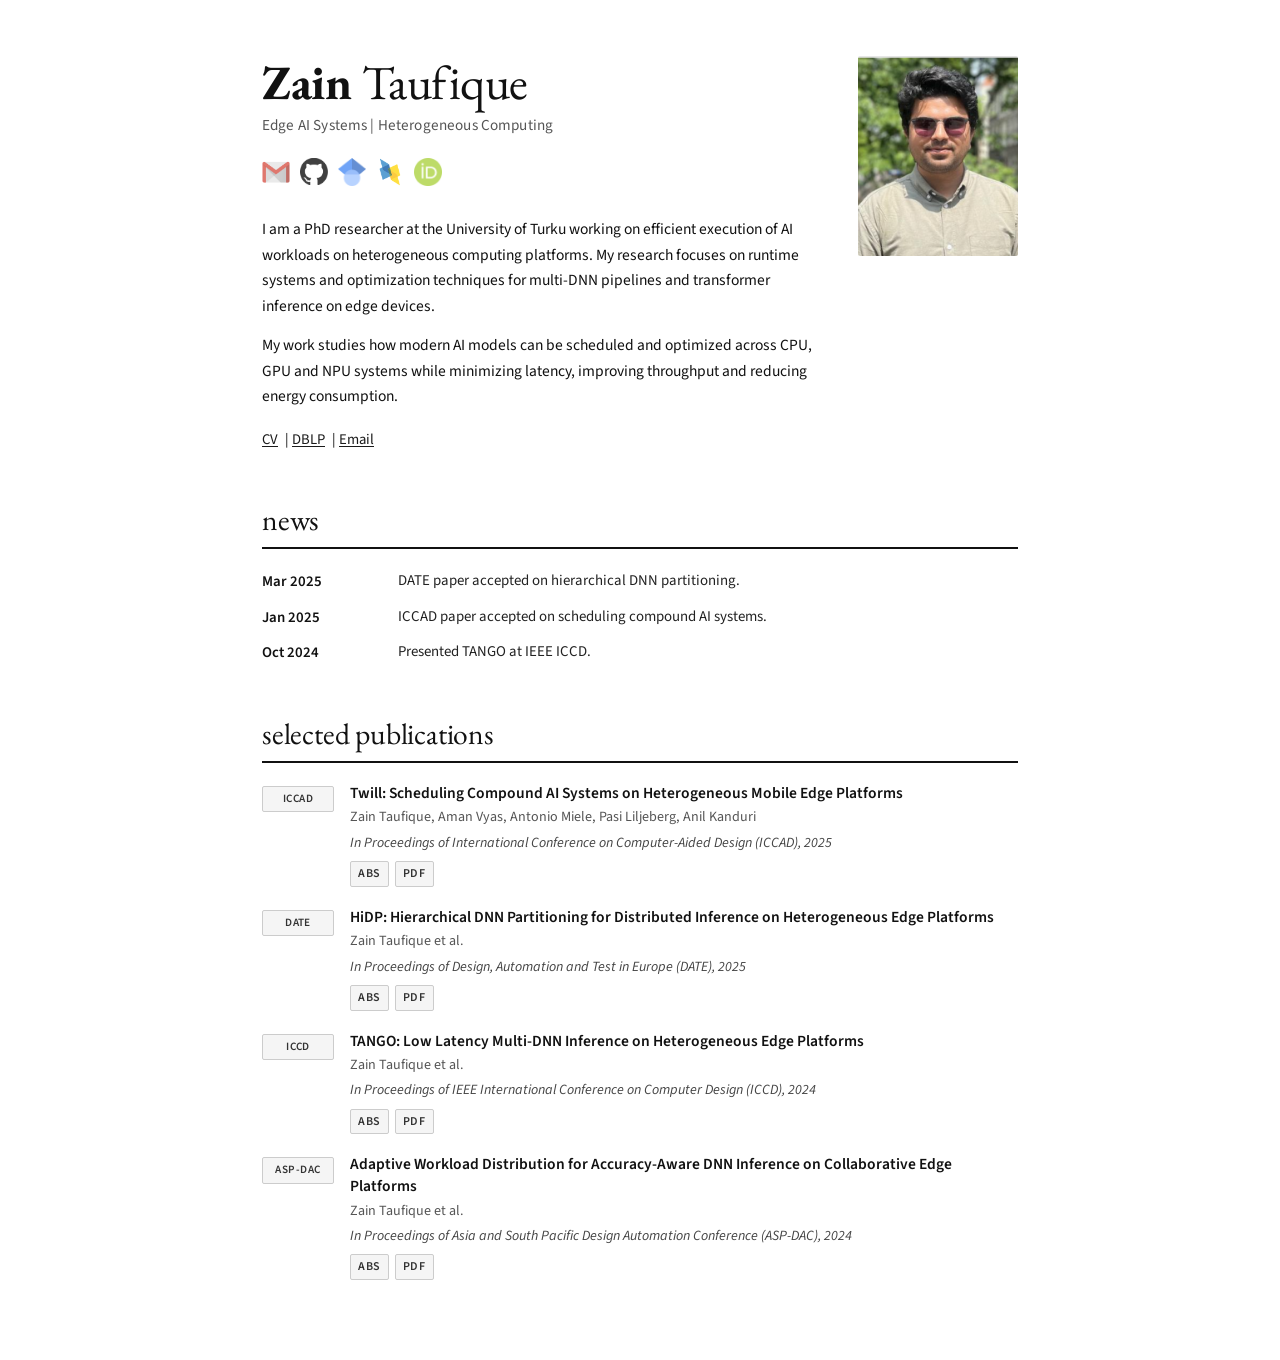
<file: index.html>
<!DOCTYPE html>
<html lang="en">
<head>
  <meta charset="UTF-8" />
  <meta name="viewport" content="width=device-width, initial-scale=1.0" />
  <title>Zain Taufique</title>
  <link rel="preconnect" href="https://fonts.googleapis.com" />
  <link rel="preconnect" href="https://fonts.gstatic.com" crossorigin />
  <link href="https://fonts.googleapis.com/css2?family=EB+Garamond:ital,wght@0,400;0,700;1,400&family=Source+Sans+3:wght@300;400;600&display=swap" rel="stylesheet" />
  <style>
    *, *::before, *::after { box-sizing: border-box; margin: 0; padding: 0; }

    :root {
      --bg: #ffffff;
      --text: #111111;
      --muted: #555555;
      --link: #1a1a1a;
      --link-hover: #0055cc;
      --border: #e0e0e0;
      --badge-bg: #f5f5f5;
      --badge-border: #cccccc;
      --font-serif: 'EB Garamond', Georgia, serif;
      --font-sans: 'Source Sans 3', Helvetica, sans-serif;
    }

    body {
      background: var(--bg);
      color: var(--text);
      font-family: var(--font-sans);
      font-size: 17px;
      line-height: 1.65;
      padding: 0;
      margin: 0;
    }

    a {
      color: var(--link);
      text-decoration: underline;
      text-underline-offset: 2px;
    }
    a:hover { color: var(--link-hover); }

    /* ── Layout ── */
    .page {
      max-width: 820px;
      margin: 0 auto;
      padding: 56px 32px 80px;
    }

    /* ── Header ── */
    .header {
      display: flex;
      align-items: flex-start;
      gap: 40px;
      margin-bottom: 32px;
    }

    .header-text { flex: 1; }

    .name {
      font-family: var(--font-serif);
      font-size: 3rem;
      font-weight: 700;
      letter-spacing: -0.5px;
      line-height: 1.1;
      margin-bottom: 4px;
    }
    .name .first { font-weight: 700; }
    .name .last  { font-weight: 400; }

    .subtitle {
      font-family: var(--font-sans);
      font-size: 0.95rem;
      color: var(--muted);
      margin-bottom: 20px;
      font-weight: 400;
      letter-spacing: 0.01em;
    }

    .bio p { margin-bottom: 14px; font-size: 0.97rem; }
    .bio p:last-child { margin-bottom: 0; }

    .links-line {
      margin-top: 18px;
      font-size: 0.92rem;
    }
    .links-line a { margin-right: 4px; }

    /* Social icons */
    .icons {
      display: flex;
      gap: 10px;
      margin-bottom: 22px;
      flex-wrap: wrap;
    }
    .icons a img {
      width: 28px;
      height: 28px;
      object-fit: contain;
      opacity: 0.75;
      transition: opacity 0.15s;
    }
    .icons a:hover img { opacity: 1; }

    /* Profile photo */
    .photo-wrap {
      flex-shrink: 0;
    }
    .photo-wrap img {
      width: 160px;
      height: 200px;
      object-fit: cover;
      display: block;
      border-radius: 2px;
    }

    /* ── Sections ── */
    h2 {
      font-family: var(--font-serif);
      font-size: 1.85rem;
      font-weight: 400;
      border-bottom: 2px solid var(--text);
      padding-bottom: 2px;
      margin: 44px 0 20px;
      letter-spacing: -0.2px;
    }

    /* ── News ── */
    .news-list { display: flex; flex-direction: column; gap: 10px; }

    .news-item {
      display: grid;
      grid-template-columns: 120px 1fr;
      gap: 16px;
      font-size: 0.93rem;
    }
    .news-date {
      font-weight: 600;
      color: var(--text);
      white-space: nowrap;
      padding-top: 1px;
    }
    .news-desc { color: #222; }

    /* ── Publications ── */
    .pub-list { display: flex; flex-direction: column; gap: 20px; }

    .paper {
      display: grid;
      grid-template-columns: 72px 1fr;
      gap: 16px;
      align-items: start;
    }

    .venue-badge {
      border: 1px solid var(--badge-border);
      background: var(--badge-bg);
      font-family: var(--font-sans);
      font-size: 0.7rem;
      font-weight: 600;
      letter-spacing: 0.04em;
      text-transform: uppercase;
      padding: 3px 6px;
      text-align: center;
      border-radius: 2px;
      margin-top: 3px;
      color: #333;
    }

    .paper-title {
      font-size: 0.97rem;
      font-weight: 600;
      line-height: 1.4;
      margin-bottom: 2px;
    }
    .paper-authors {
      font-size: 0.88rem;
      color: var(--muted);
      margin-bottom: 2px;
    }
    .paper-venue {
      font-size: 0.88rem;
      font-style: italic;
      color: #444;
      margin-bottom: 6px;
    }
    .paper-links { display: flex; gap: 6px; flex-wrap: wrap; }
    .paper-links a {
      font-size: 0.75rem;
      font-weight: 600;
      letter-spacing: 0.05em;
      text-transform: uppercase;
      text-decoration: none;
      border: 1px solid var(--badge-border);
      background: var(--badge-bg);
      padding: 2px 7px;
      border-radius: 2px;
      color: #333;
      transition: background 0.12s, border-color 0.12s;
    }
    .paper-links a:hover {
      background: #e8e8e8;
      border-color: #999;
      color: #000;
    }

    /* ── Responsive ── */
    @media (max-width: 600px) {
      .header { flex-direction: column-reverse; }
      .photo-wrap img { width: 120px; height: 150px; }
      .name { font-size: 2.2rem; }
      .news-item { grid-template-columns: 100px 1fr; }
      .paper { grid-template-columns: 60px 1fr; }
    }
  </style>
</head>
<body>
<div class="page">

  <!-- ── Header ── -->
  <div class="header">
    <div class="header-text">

      <h1 class="name">
        <span class="first">Zain</span> <span class="last">Taufique</span>
      </h1>

      <div class="subtitle">Edge AI Systems | Heterogeneous Computing</div>

      <div class="icons">
        <a href="mailto:zain.t.316@gmail.com" title="Email">
          <img src="assets/icons/mail.png" alt="Email" />
        </a>
        <a href="https://github.com/zaintaufique" title="GitHub">
          <img src="assets/icons/github.png" alt="GitHub" />
        </a>
        <a href="https://scholar.google.ae/citations?user=1kZRMhAAAAAJ&hl=en" title="Google Scholar">
          <img src="assets/icons/scholar.png" alt="Google Scholar" />
        </a>
        <a href="https://dblp.org/pid/255/0174.html" title="DBLP">
          <img src="assets/icons/dblp.png" alt="DBLP" />
        </a>
        <a href="https://orcid.org/0000-0002-5298-6049" title="ORCID">
          <img src="assets/icons/orcid.png" alt="ORCID" />
        </a>
      </div>

      <div class="bio">
        <p>
          I am a PhD researcher at the University of Turku working on efficient
          execution of AI workloads on heterogeneous computing platforms.
          My research focuses on runtime systems and optimization techniques
          for multi-DNN pipelines and transformer inference on edge devices.
        </p>
        <p>
          My work studies how modern AI models can be scheduled and optimized
          across CPU, GPU and NPU systems while minimizing latency,
          improving throughput and reducing energy consumption.
        </p>
      </div>

      <div class="links-line">
        <a href="assets/cv.pdf">CV</a> |
        <a href="https://dblp.org/pid/255/0174.html">DBLP</a> |
        <a href="mailto:zain.t.316@gmail.com">Email</a>
      </div>

    </div>

    <div class="photo-wrap">
      <img src="assets/zain.png" alt="Zain Taufique" />
    </div>
  </div>

  <!-- ── News ── -->
  <h2>news</h2>
  <div class="news-list">
    <div class="news-item">
      <span class="news-date">Mar 2025</span>
      <span class="news-desc">DATE paper accepted on hierarchical DNN partitioning.</span>
    </div>
    <div class="news-item">
      <span class="news-date">Jan 2025</span>
      <span class="news-desc">ICCAD paper accepted on scheduling compound AI systems.</span>
    </div>
    <div class="news-item">
      <span class="news-date">Oct 2024</span>
      <span class="news-desc">Presented TANGO at IEEE ICCD.</span>
    </div>
  </div>

  <!-- ── Publications ── -->
  <h2>selected publications</h2>
  <div class="pub-list">

    <div class="paper">
      <div class="venue-badge">ICCAD</div>
      <div>
        <div class="paper-title">Twill: Scheduling Compound AI Systems on Heterogeneous Mobile Edge Platforms</div>
        <div class="paper-authors">Zain Taufique, Aman Vyas, Antonio Miele, Pasi Liljeberg, Anil Kanduri</div>
        <div class="paper-venue">In Proceedings of International Conference on Computer-Aided Design (ICCAD), 2025</div>
        <div class="paper-links">
          <a href="#">ABS</a>
          <a href="#">PDF</a>
        </div>
      </div>
    </div>

    <div class="paper">
      <div class="venue-badge">DATE</div>
      <div>
        <div class="paper-title">HiDP: Hierarchical DNN Partitioning for Distributed Inference on Heterogeneous Edge Platforms</div>
        <div class="paper-authors">Zain Taufique et al.</div>
        <div class="paper-venue">In Proceedings of Design, Automation and Test in Europe (DATE), 2025</div>
        <div class="paper-links">
          <a href="#">ABS</a>
          <a href="#">PDF</a>
        </div>
      </div>
    </div>

    <div class="paper">
      <div class="venue-badge">ICCD</div>
      <div>
        <div class="paper-title">TANGO: Low Latency Multi-DNN Inference on Heterogeneous Edge Platforms</div>
        <div class="paper-authors">Zain Taufique et al.</div>
        <div class="paper-venue">In Proceedings of IEEE International Conference on Computer Design (ICCD), 2024</div>
        <div class="paper-links">
          <a href="#">ABS</a>
          <a href="#">PDF</a>
        </div>
      </div>
    </div>

    <div class="paper">
      <div class="venue-badge">ASP&#8209;DAC</div>
      <div>
        <div class="paper-title">Adaptive Workload Distribution for Accuracy-Aware DNN Inference on Collaborative Edge Platforms</div>
        <div class="paper-authors">Zain Taufique et al.</div>
        <div class="paper-venue">In Proceedings of Asia and South Pacific Design Automation Conference (ASP-DAC), 2024</div>
        <div class="paper-links">
          <a href="#">ABS</a>
          <a href="#">PDF</a>
        </div>
      </div>
    </div>

  </div>

</div>
</body>
</html>
</file>
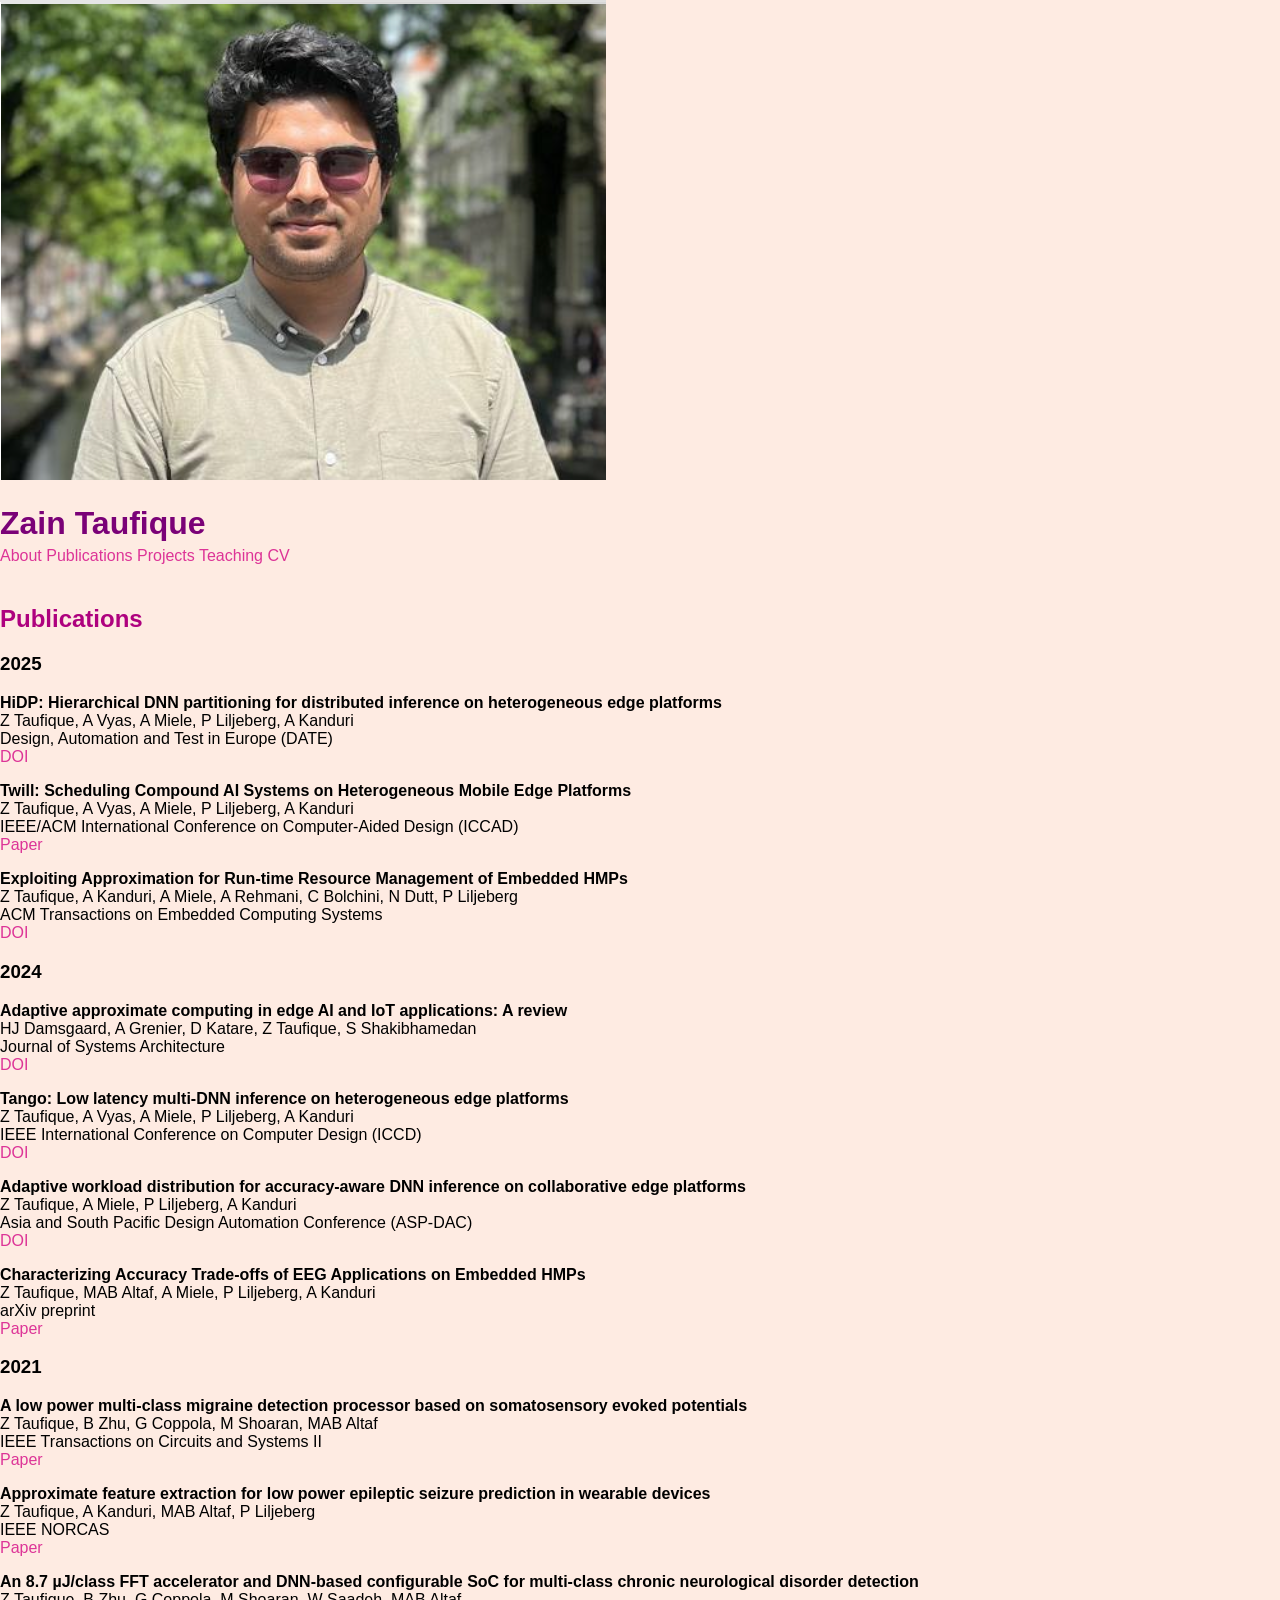
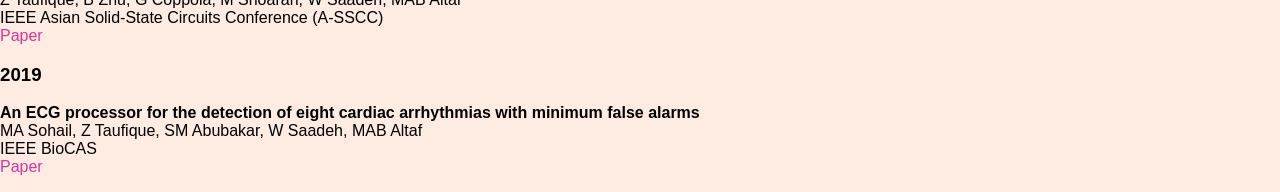
<file: publications/index.html>
<!DOCTYPE html>
<html>
<head>
<title>Publications</title>
<link rel="stylesheet" href="../assets/style.css">
</head>

<body>

<div class="sidebar">

<img src="../assets/zain.png">

<h1>Zain Taufique</h1>

<a href="/zain/">About</a>
<a href="/zain/publications">Publications</a>
<a href="/zain/projects">Projects</a>
<a href="/zain/teaching">Teaching</a>
<a href="/zain/cv">CV</a>

</div>

<div class="content">

<h2>Publications</h2>


<h3>2025</h3>

<p>
<b>HiDP: Hierarchical DNN partitioning for distributed inference on heterogeneous edge platforms</b><br>
Z Taufique, A Vyas, A Miele, P Liljeberg, A Kanduri<br>
Design, Automation and Test in Europe (DATE)<br>
<a href="https://doi.org/10.23919/DATE64628.2025.10992692">DOI</a>
</p>

<p>
<b>Twill: Scheduling Compound AI Systems on Heterogeneous Mobile Edge Platforms</b><br>
Z Taufique, A Vyas, A Miele, P Liljeberg, A Kanduri<br>
IEEE/ACM International Conference on Computer-Aided Design (ICCAD)<br>
<a href="https://arxiv.org/abs/2507.00491">Paper</a>
</p>

<p>
<b>Exploiting Approximation for Run-time Resource Management of Embedded HMPs</b><br>
Z Taufique, A Kanduri, A Miele, A Rehmani, C Bolchini, N Dutt, P Liljeberg<br>
ACM Transactions on Embedded Computing Systems<br>
<a href="https://doi.org/10.1145/3723357">DOI</a>
</p>


<h3>2024</h3>

<p>
<b>Adaptive approximate computing in edge AI and IoT applications: A review</b><br>
HJ Damsgaard, A Grenier, D Katare, Z Taufique, S Shakibhamedan<br>
Journal of Systems Architecture<br>
<a href="https://doi.org/10.1016/j.sysarc.2024.103114">DOI</a>
</p>

<p>
<b>Tango: Low latency multi-DNN inference on heterogeneous edge platforms</b><br>
Z Taufique, A Vyas, A Miele, P Liljeberg, A Kanduri<br>
IEEE International Conference on Computer Design (ICCD)<br>
<a href="https://doi.org/10.1109/ICCD63220.2024.00053">DOI</a>
</p>

<p>
<b>Adaptive workload distribution for accuracy-aware DNN inference on collaborative edge platforms</b><br>
Z Taufique, A Miele, P Liljeberg, A Kanduri<br>
Asia and South Pacific Design Automation Conference (ASP-DAC)<br>
<a href="https://doi.org/10.1109/ASP-DAC58780.2024.10473987">DOI</a>
</p>

<p>
<b>Characterizing Accuracy Trade-offs of EEG Applications on Embedded HMPs</b><br>
Z Taufique, MAB Altaf, A Miele, P Liljeberg, A Kanduri<br>
arXiv preprint<br>
<a href="https://arxiv.org/abs/2402.09867">Paper</a>
</p>


<h3>2021</h3>

<p>
<b>A low power multi-class migraine detection processor based on somatosensory evoked potentials</b><br>
Z Taufique, B Zhu, G Coppola, M Shoaran, MAB Altaf<br>
IEEE Transactions on Circuits and Systems II<br>
<a href="https://ieeexplore.ieee.org/document/9380681">Paper</a>
</p>

<p>
<b>Approximate feature extraction for low power epileptic seizure prediction in wearable devices</b><br>
Z Taufique, A Kanduri, MAB Altaf, P Liljeberg<br>
IEEE NORCAS<br>
<a href="https://ieeexplore.ieee.org/document/9599870">Paper</a>
</p>

<p>
<b>An 8.7 µJ/class FFT accelerator and DNN-based configurable SoC for multi-class chronic neurological disorder detection</b><br>
Z Taufique, B Zhu, G Coppola, M Shoaran, W Saadeh, MAB Altaf<br>
IEEE Asian Solid-State Circuits Conference (A-SSCC)<br>
<a href="https://ieeexplore.ieee.org/document/9634763">Paper</a>
</p>


<h3>2019</h3>

<p>
<b>An ECG processor for the detection of eight cardiac arrhythmias with minimum false alarms</b><br>
MA Sohail, Z Taufique, SM Abubakar, W Saadeh, MAB Altaf<br>
IEEE BioCAS<br>
<a href="https://ieeexplore.ieee.org/document/8919128">Paper</a>
</p>


</div>

</body>
</html>
</file>
<file: assets/style.css>
body{
font-family: Arial, Helvetica, sans-serif;
background:#feebe2;
margin:0;
}

.container{
max-width:850px;
margin:auto;
padding:40px;
}

h1{
color:#7a0177;
margin-bottom:5px;
}

.subtitle{
color:#ae017e;
margin-bottom:20px;
}

.icons img{
width:24px;
margin-right:10px;
}

a{
color:#dd3497;
text-decoration:none;
}

a:hover{
color:#7a0177;
}

h2{
color:#ae017e;
margin-top:40px;
}

.news-item{
margin-bottom:8px;
}

.paper{
margin-bottom:15px;
}
</file>
